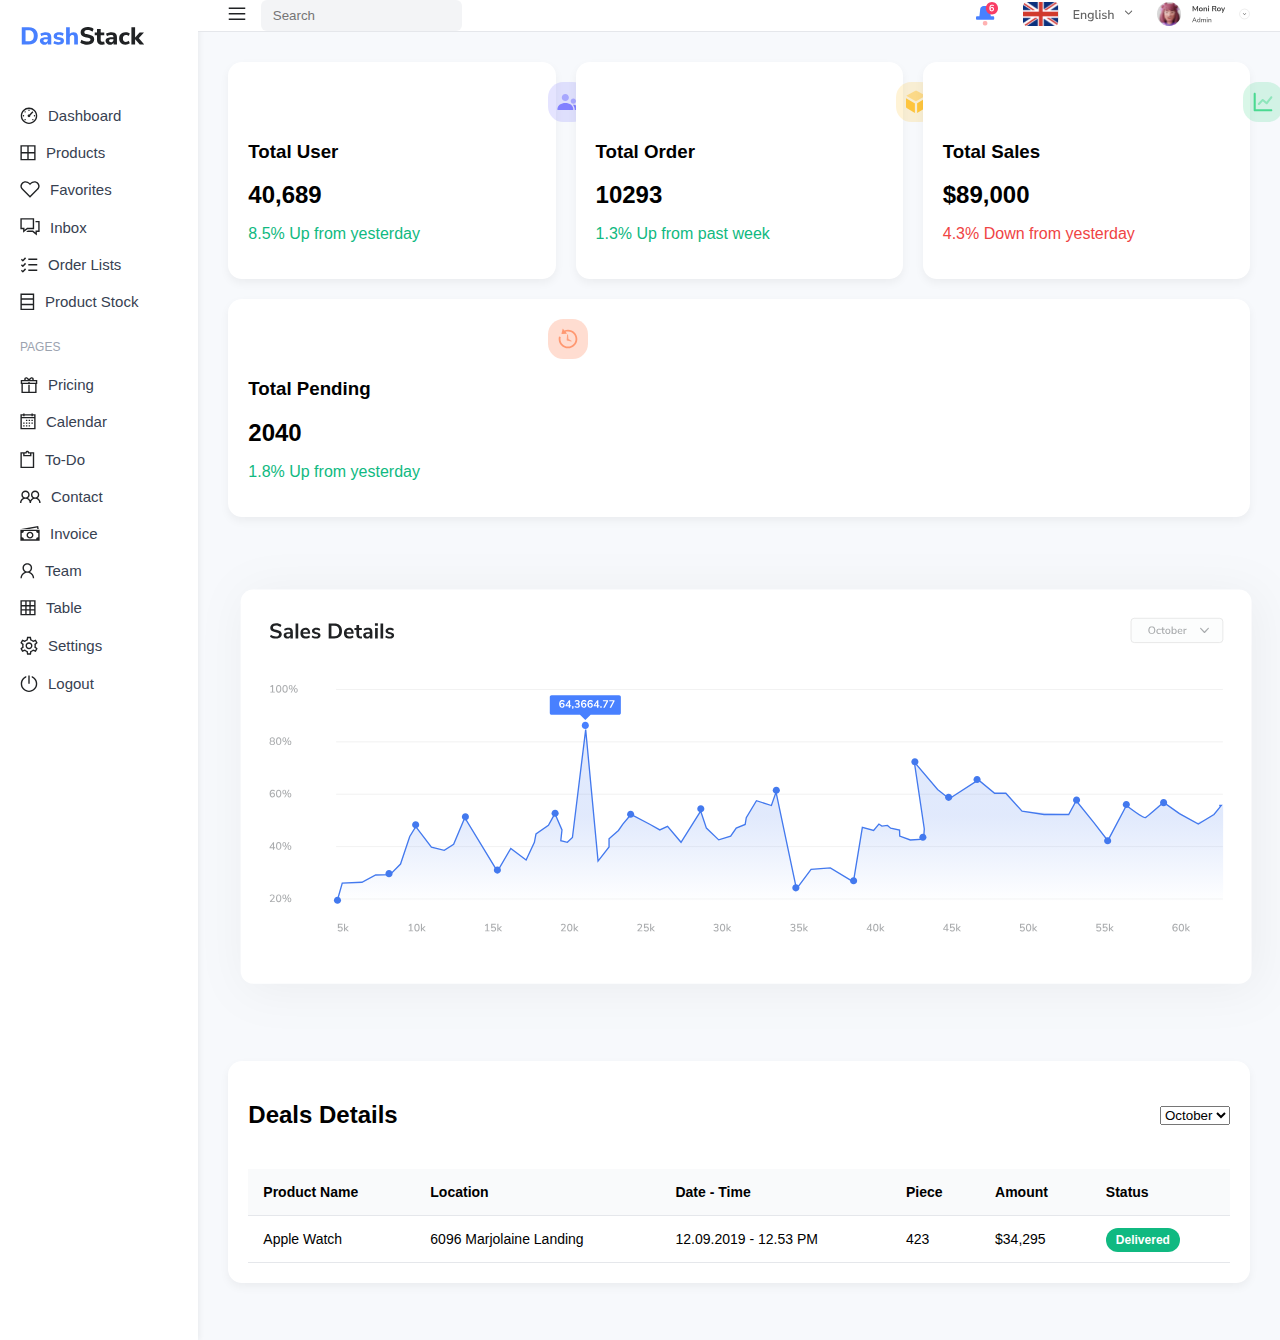
<file: index.html>
<!DOCTYPE html>
<html lang="es">

<head>
  <meta charset="UTF-8" />
  <meta name="viewport" content="width=device-width, initial-scale=1.0" />
  <title>DashStack</title>
  <link rel="stylesheet" href="index.css" />

</head>

<body>
  <div class="divbody">

    <div class="divcolumna">
      <a href="index.html"><img class="logo" src="img/logostack.svg" alt="logostack"></a>
      <nav class="apartados">
        <a href="paginas/dashboard.html"><img src="img/logodashboard2.svg" alt="Dashboard"> Dashboard</a>
        <a href="paginas/products.html"><img src="img/logoproducts.svg" alt="Products"> Products</a>
        <a href="paginas/favorites.html"><img src="img/logofavorites.svg" alt="Favorites"> Favorites</a>
        <a href="paginas/inbox.html"><img src="img/logoinbox.svg" alt="Inbox"> Inbox</a>
        <a href="paginas/orderlists.html"><img src="img/logoorderlists.svg" alt="Order Lists"> Order Lists</a>
        <a href="#"><img src="img/logoproductstck.svg" alt="Product Stock"> Product Stock</a>
        <p class="apartados2">PAGES</p>
        <a href="#"><img src="img/logopricing.svg" alt="Pricing"> Pricing</a>
        <a href="#"><img src="img/logocalendar.svg" alt="Calendar"> Calendar</a>
        <a href="#"><img src="img/logotodo.svg" alt="To-Do"> To-Do</a>
        <a href="#"><img src="img/logocontact.svg" alt="Contact"> Contact</a>
        <a href="#"><img src="img/logoinvoice.svg" alt="Invoice"> Invoice</a>
        <a href="#"><img src="img/logoteam.svg" alt="Team"> Team</a>
        <a href="#"><img src="img/logotable.svg" alt="Table"> Table</a>
        <a href="#"><img src="img/logosetting.svg" alt="Settings"> Settings</a>
        <a href="#"><img src="img/logologout.svg" alt="Logout"> Logout</a>
      </nav>
    </div>


    <div class="divmenu">

      <header class="barraarriba">
        <div class="buscador">
          <img src="img/tresrallitas.svg" alt="menu">
          <input type="text" placeholder="Search">
        </div>
        <div class="divusuario">
          <img src="img/notificaciones.svg" alt="Notifications">
          <img src="img/idioma.svg" alt="Language">
          <img src="img/usuario.svg" alt="User">
        </div>
      </header>


      <section class="divcontenido">
        <div class="tarjetas">
          <div class="tarjeta">
            <div class="iconotarjeta"><img src="img/iconototalusers.svg" alt=""></div>
            <h3>Total User</h3>
            <p class="numerotarjeta">40,689</p>
            <p class="verde"> 8.5% Up from yesterday</p>
          </div>
          <div class="tarjeta">
            <div class="iconotarjeta"><img src="img/iconototalorder.svg" alt="iconototalorder"></div>
            <h3>Total Order</h3>
            <p class="numerotarjeta">10293</p>
            <p class="verde"> 1.3% Up from past week</p>
          </div>
          <div class="tarjeta">
            <div class="iconotarjeta"><img src="img/iconototalsales.svg" alt="iconototalsales"></div>
            <h3>Total Sales</h3>
            <p class="numerotarjeta">$89,000</p>
            <p class="rojo"> 4.3% Down from yesterday</p>
          </div>
          <div class="tarjeta">
            <div class="iconotarjeta"><img src="img/iconototalpendong.svg" alt="iconototalpendong"></div>
            <h3>Total Pending</h3>
            <p class="numerotarjeta">2040</p>
            <p class="verde"> 1.8% Up from yesterday</p>
          </div>
        </div>

        <img class="imagengrafico1" src="img/grafico1.svg" alt="grafico1" />

        <div class="divtabla">
          <div class="encabezadotabla">
            <h2>Deals Details</h2>
            <select>
              <option>October</option>
            </select>
          </div>
          <table class="tabla">
            <thead>
              <tr>
                <th>Product Name</th>
                <th>Location</th>
                <th>Date - Time</th>
                <th>Piece</th>
                <th>Amount</th>
                <th>Status</th>
              </tr>
            </thead>
            <tbody>
              <tr>
                <td>Apple Watch</td>
                <td>6096 Marjolaine Landing</td>
                <td>12.09.2019 - 12.53 PM</td>
                <td>423</td>
                <td>$34,295</td>
                <td><span class="delivered">Delivered</span></td>
              </tr>
            </tbody>
          </table>
        </div>
      </section>
    </div>
  </div>
</body>

</html>
</file>
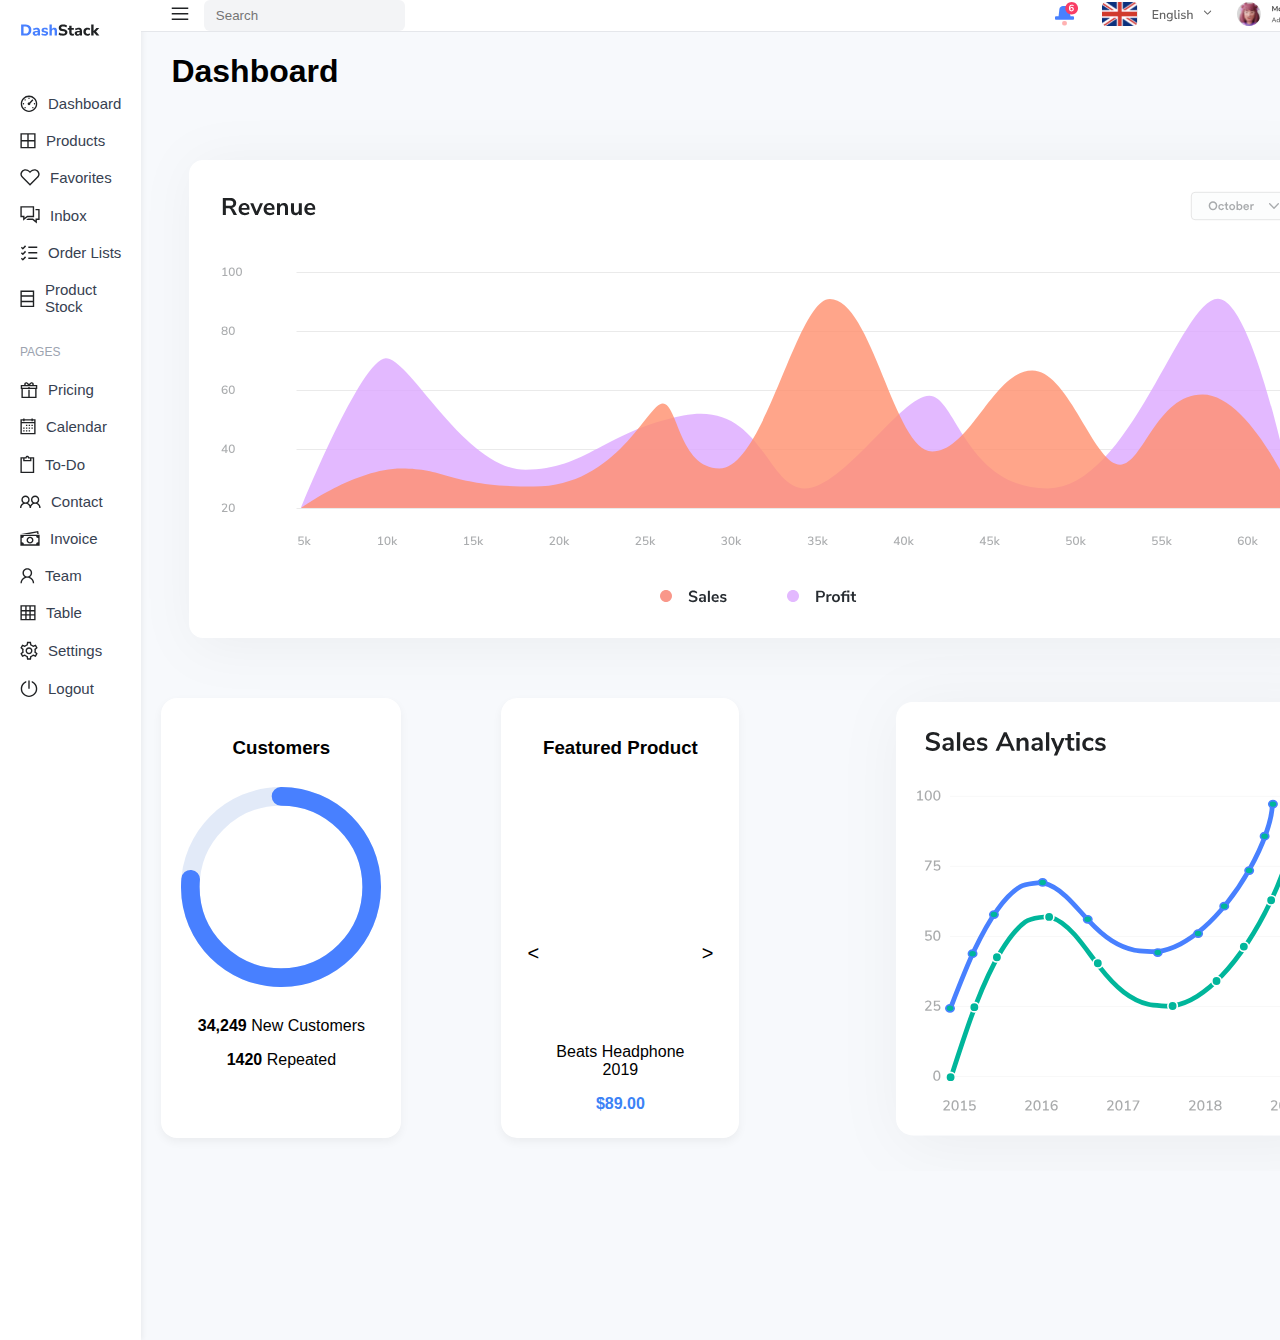
<file: paginas/dashboard.html>
<!DOCTYPE html>
<html lang="es">

<head>
    <meta charset="UTF-8">
    <meta name="viewport" content="width=device-width, initial-scale=1.0">
    <title>Dashboard</title>
    <link rel="stylesheet" href="../index.css">
</head>

<body>
    <div class="divbody">

        <div class="divcolumna">
            <a href="../index.html"><img class="logo" src="../img/logostack.svg" alt="logostack"></a>
            <nav class="apartados">
                <a href="dashboard.html"><img src="../img/logodashboard2.svg" alt="Dashboard"> Dashboard</a>
                <a href="products.html"><img src="../img/logoproducts.svg" alt="Products"> Products</a>
                <a href="favorites.html"><img src="../img/logofavorites.svg" alt="Favorites"> Favorites</a>
                <a href="inbox.html"><img src="../img/logoinbox.svg" alt="Inbox"> Inbox</a>
                <a href="orderlists.html"><img src="../img/logoorderlists.svg" alt="Order Lists"> Order Lists</a>
                <a href="#"><img src="../img/logoproductstck.svg" alt="Product Stock"> Product Stock</a>
                <p class="apartados2">PAGES</p>
                <a href="#"><img src="../img/logopricing.svg" alt="Pricing"> Pricing</a>
                <a href="#"><img src="../img/logocalendar.svg" alt="Calendar"> Calendar</a>
                <a href="#"><img src="../img/logotodo.svg" alt="To-Do"> To-Do</a>
                <a href="#"><img src="../img/logocontact.svg" alt="Contact"> Contact</a>
                <a href="#"><img src="../img/logoinvoice.svg" alt="Invoice"> Invoice</a>
                <a href="#"><img src="../img/logoteam.svg" alt="Team"> Team</a>
                <a href="#"><img src="../img/logotable.svg" alt="Table"> Table</a>
                <a href="#"><img src="../img/logosetting.svg" alt="Settings"> Settings</a>
                <a href="#"><img src="../img/logologout.svg" alt="Logout"> Logout</a>
            </nav>
        </div>


        <div class="divmenu">

            <header class="barraarriba">
                <div class="buscador">
                    <img src="../img/tresrallitas.svg" alt="menu">
                    <input type="text" placeholder="Search">
                </div>
                <div class="divusuario">
                    <img src="../img/notificaciones.svg" alt="Notifications">
                    <img src="../img/idioma.svg" alt="Language">
                    <img src="../img/usuario.svg" alt="User">
                </div>
            </header>

            <h1 class="titulo">Dashboard</h1>
            <img class="grafico1" src="../img/grafico2.svg" alt="grafico2">

            <div class="tarjetasdashboard">
                <div class="tarjetadashboard">
                    <h3>Customers</h3>
                    <img src="../img/graficocustumers.svg" alt="graficocostumers" class="graficoscostumers">
                    <div class="infotarjetacdashboard">
                        <p><strong>34,249</strong> New Customers</p>
                        <p><strong>1420</strong> Repeated</p>
                    </div>
                </div>

                <div class="tarjetadashboard">
                    <h3>Featured Product</h3>
                    <div class="tarjetadashboard2">
                        <button> < </button>
                        <div class="infotarjetadashboard2">
                            <p>Beats Headphone 2019</p>
                            <p class="preciodashboard">$89.00</p>
                        </div>
                        <button> > </button>
                    </div>
                </div>

                
                <img src="../img/graficosalesanalytics.svg" alt="graficosales" class="graficosales">
                
            </div>
        </div>




    </div>

</body>

</html>
</file>
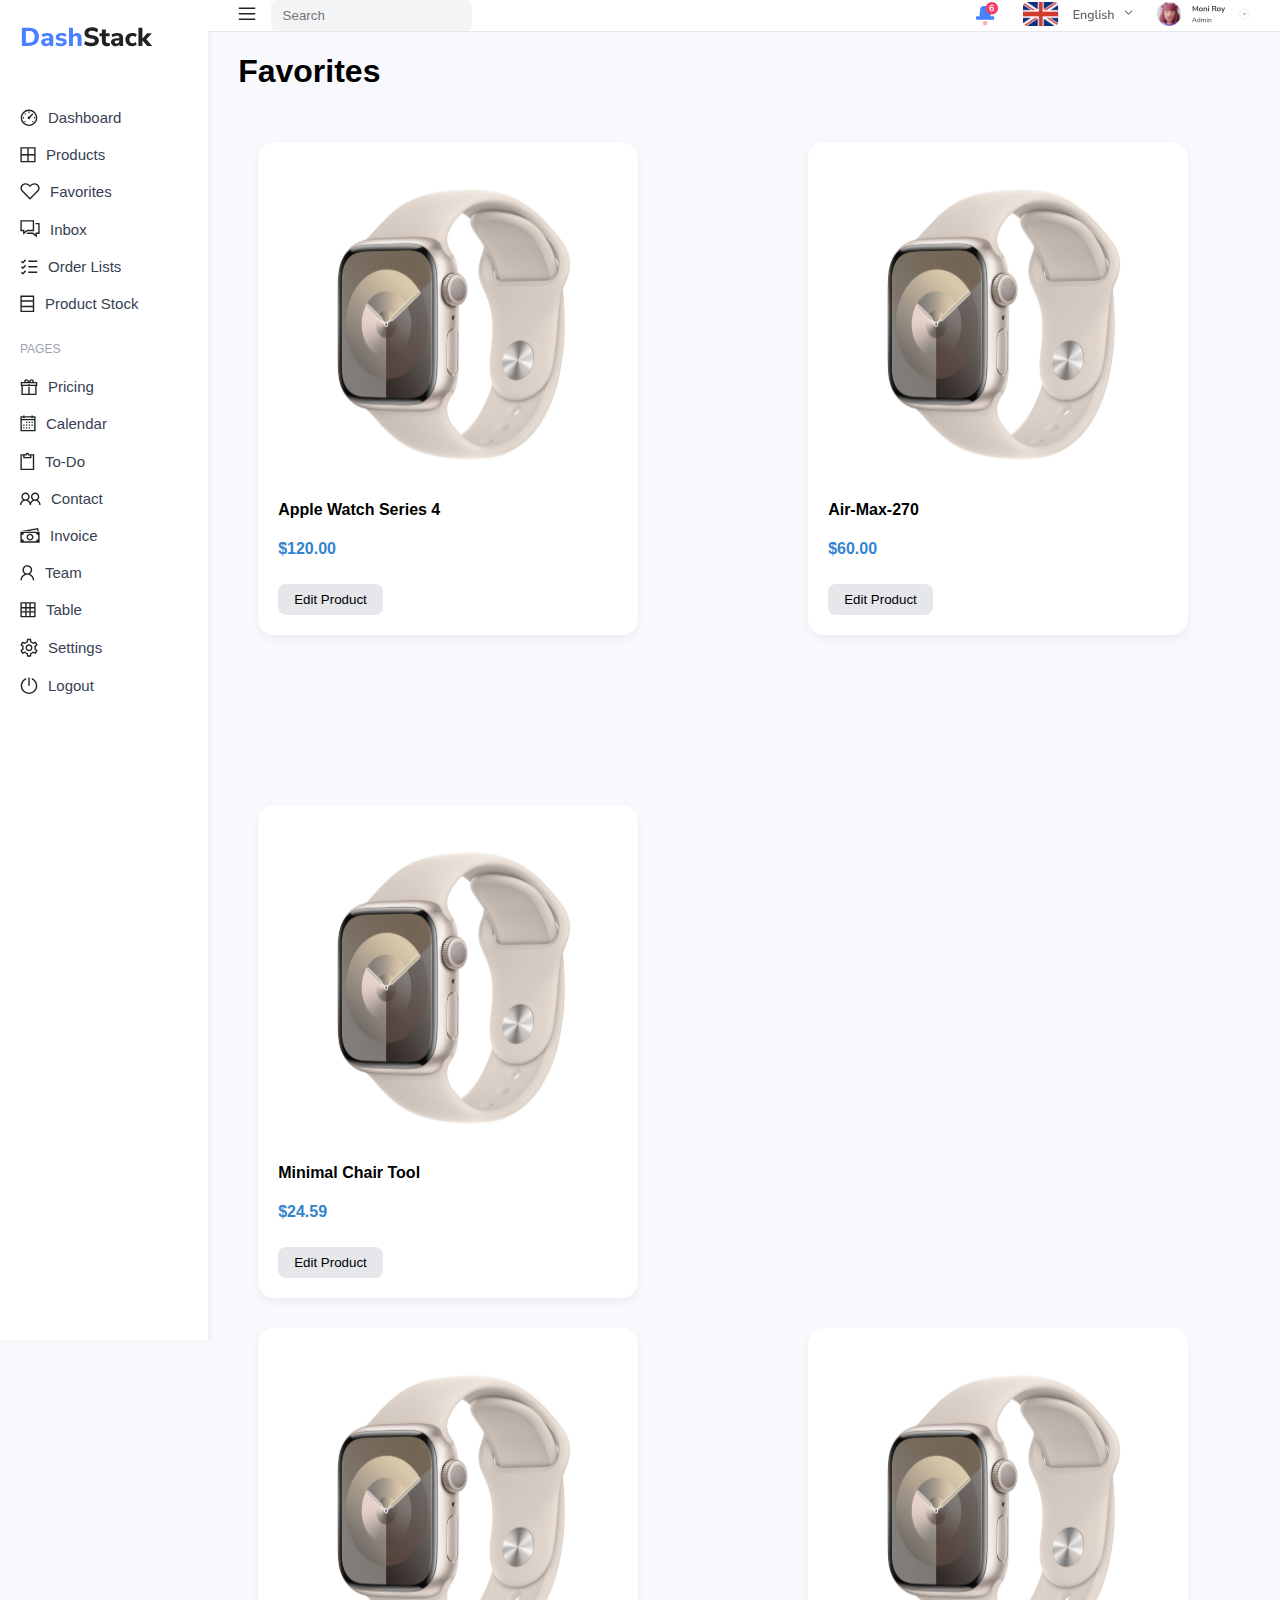
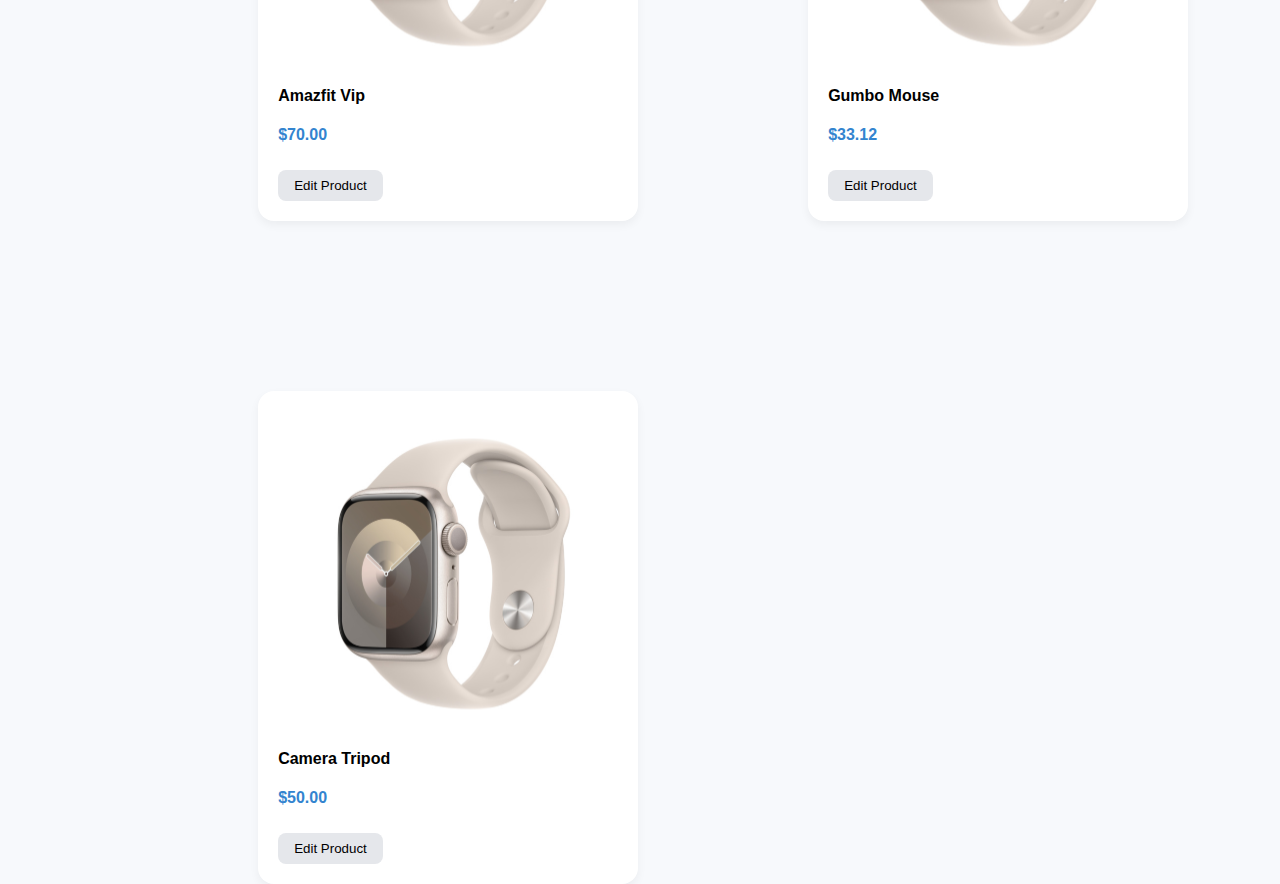
<file: paginas/favorites.html>
<!DOCTYPE html>
<html lang="es">
<head>
    <meta charset="UTF-8">
    <meta name="viewport" content="width=device-width, initial-scale=1.0">
    <title>Favorites</title>
    <link rel="stylesheet" href="../index.css">
</head>
<body>
    <div class="divbody">

        <div class="divcolumna">
            <a href="../index.html"><img class="logo" src="../img/logostack.svg" alt="logostack"></a>
            <nav class="apartados">
                <a href="dashboard.html"><img src="../img/logodashboard2.svg" alt="Dashboard"> Dashboard</a>
                <a href="products.html"><img src="../img/logoproducts.svg" alt="Products"> Products</a>
                <a href="favorites.html"><img src="../img/logofavorites.svg" alt="Favorites"> Favorites</a>
                <a href="inbox.html"><img src="../img/logoinbox.svg" alt="Inbox"> Inbox</a>
                <a href="orderlists.html"><img src="../img/logoorderlists.svg" alt="Order Lists"> Order Lists</a>
                <a href="#"><img src="../img/logoproductstck.svg" alt="Product Stock"> Product Stock</a>
                <p class="apartados2">PAGES</p>
                <a href="#"><img src="../img/logopricing.svg" alt="Pricing"> Pricing</a>
                <a href="#"><img src="../img/logocalendar.svg" alt="Calendar"> Calendar</a>
                <a href="#"><img src="../img/logotodo.svg" alt="To-Do"> To-Do</a>
                <a href="#"><img src="../img/logocontact.svg" alt="Contact"> Contact</a>
                <a href="#"><img src="../img/logoinvoice.svg" alt="Invoice"> Invoice</a>
                <a href="#"><img src="../img/logoteam.svg" alt="Team"> Team</a>
                <a href="#"><img src="../img/logotable.svg" alt="Table"> Table</a>
                <a href="#"><img src="../img/logosetting.svg" alt="Settings"> Settings</a>
                <a href="#"><img src="../img/logologout.svg" alt="Logout"> Logout</a>
            </nav>
        </div>


        <div class="divmenu">

            <header class="barraarriba">
                <div class="buscador">
                    <img src="../img/tresrallitas.svg" alt="menu">
                    <input type="text" placeholder="Search">
                </div>
                <div class="divusuario">
                    <img src="../img/notificaciones.svg" alt="Notifications">
                    <img src="../img/idioma.svg" alt="Language">
                    <img src="../img/usuario.svg" alt="User">
                </div>
            </header>
            <h1 class="titulo">Favorites</h1>
            <div class="productos">
                <div class="tarjetaproducts">
                    <img src="../img/favorites.svg" alt="product">
                    <h4>Apple Watch Series 4 </h4>
                    <p class="precioproducts">$120.00</p>
                    <button class="botonproducts">Edit Product</button>
                </div>
                <div class="tarjetaproducts">
                    <img src="../img/favorites.svg" alt="product">
                    <h4>Air-Max-270</h4>
                    <p class="precioproducts">$60.00</p>
                    <button class="botonproducts">Edit Product</button>
                </div>
                <div class="tarjetaproducts">
                    <img src="../img/favorites.svg" alt="product">
                    <h4>Minimal Chair Tool</h4>
                    <p class="precioproducts">$24.59</p>
                    <button class="botonproducts">Edit Product</button>
                </div>
            </div>
            <div class="productos">
                <div class="tarjetaproducts">
                    <img src="../img/favorites.svg" alt="product">
                    <h4>Amazfit Vip</h4>
                    <p class="precioproducts">$70.00</p>
                    <button class="botonproducts">Edit Product</button>
                </div>
                <div class="tarjetaproducts">
                    <img src="../img/favorites.svg" alt="product">
                    <h4>Gumbo Mouse</h4>
                    <p class="precioproducts">$33.12</p>
                    <button class="botonproducts">Edit Product</button>
                </div>
                <div class="tarjetaproducts">
                    <img src="../img/favorites.svg" alt="product">
                    <h4>Camera Tripod</h4>
                    <p class="precioproducts">$50.00</p>
                    <button class="botonproducts">Edit Product</button>
                </div>
            </div>
        
        </div>

            



        </div>
</body>
</html>
</file>
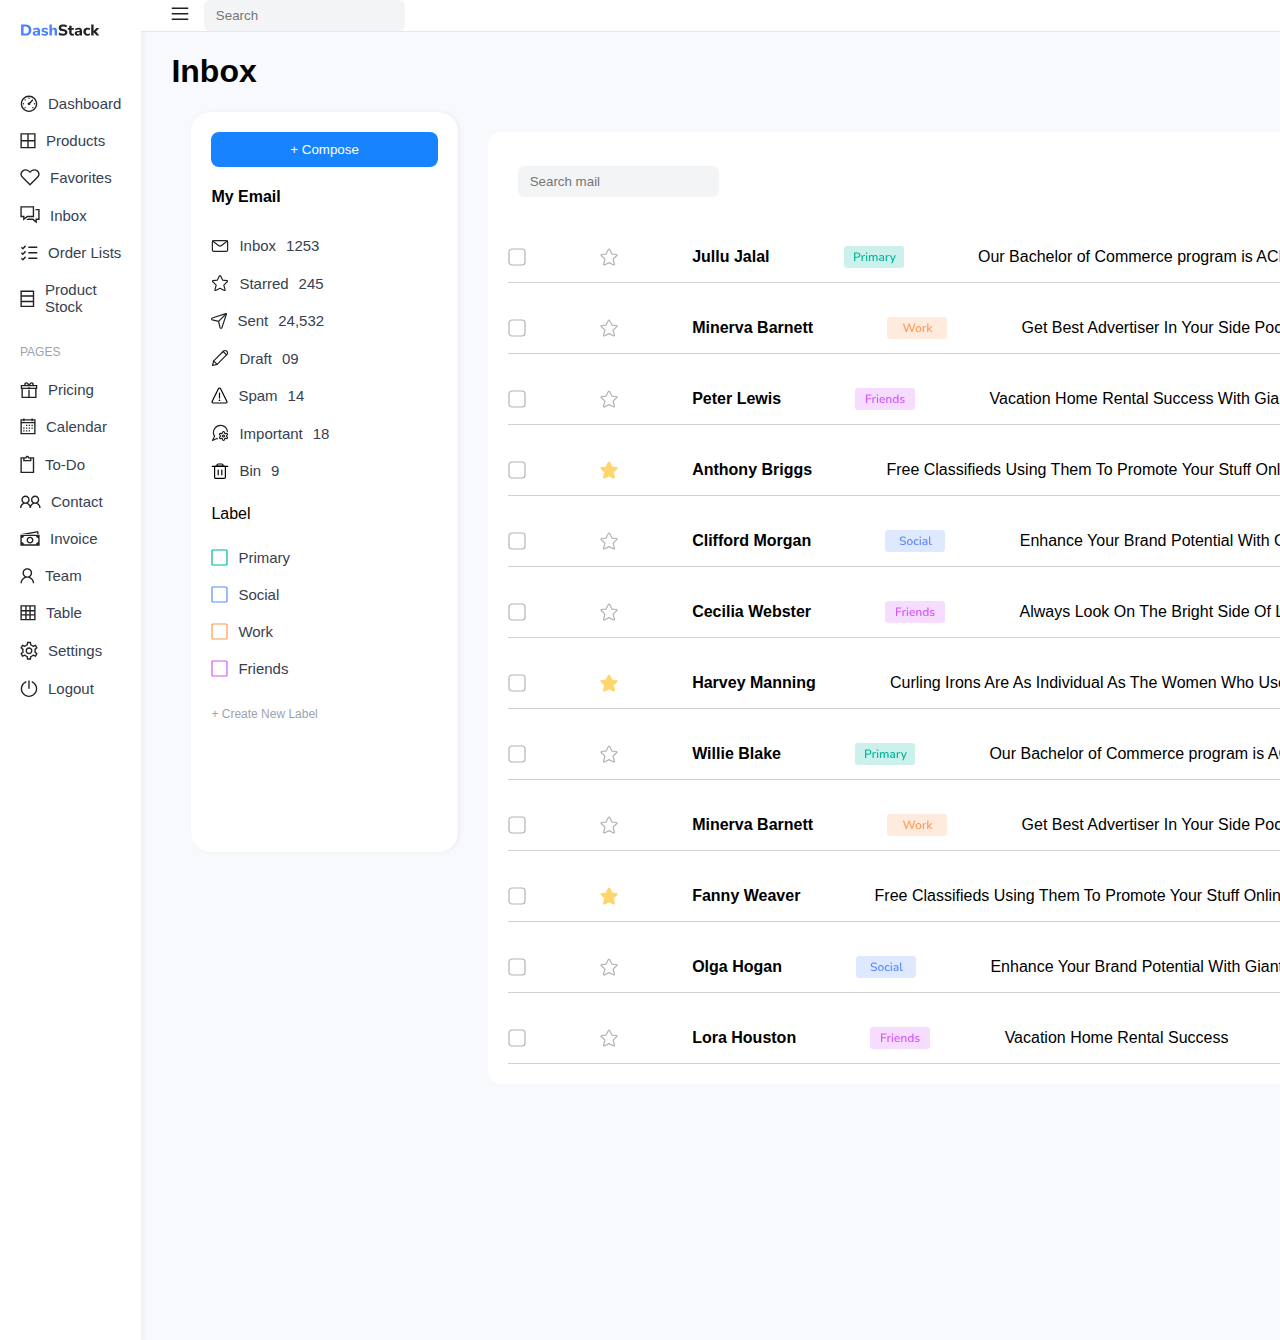
<file: paginas/inbox.html>
<!DOCTYPE html>
<html lang="es">

<head>
    <meta charset="UTF-8">
    <meta name="viewport" content="width=device-width, initial-scale=1.0">
    <title>Inbox</title>
    <link rel="stylesheet" href="../index.css">
</head>

<body>
    <div class="divbody">

        <div class="divcolumna">
            <a href="../index.html"><img class="logo" src="../img/logostack.svg" alt="logostack"></a>
            <nav class="apartados">
                <a href="dashboard.html"><img src="../img/logodashboard2.svg" alt="Dashboard"> Dashboard</a>
                <a href="products.html"><img src="../img/logoproducts.svg" alt="Products"> Products</a>
                <a href="favorites.html"><img src="../img/logofavorites.svg" alt="Favorites"> Favorites</a>
                <a href="inbox.html"><img src="../img/logoinbox.svg" alt="Inbox"> Inbox</a>
                <a href="orderlists.html"><img src="../img/logoorderlists.svg" alt="Order Lists"> Order Lists</a>
                <a href="#"><img src="../img/logoproductstck.svg" alt="Product Stock"> Product Stock</a>
                <p class="apartados2">PAGES</p>
                <a href="#"><img src="../img/logopricing.svg" alt="Pricing"> Pricing</a>
                <a href="#"><img src="../img/logocalendar.svg" alt="Calendar"> Calendar</a>
                <a href="#"><img src="../img/logotodo.svg" alt="To-Do"> To-Do</a>
                <a href="#"><img src="../img/logocontact.svg" alt="Contact"> Contact</a>
                <a href="#"><img src="../img/logoinvoice.svg" alt="Invoice"> Invoice</a>
                <a href="#"><img src="../img/logoteam.svg" alt="Team"> Team</a>
                <a href="#"><img src="../img/logotable.svg" alt="Table"> Table</a>
                <a href="#"><img src="../img/logosetting.svg" alt="Settings"> Settings</a>
                <a href="#"><img src="../img/logologout.svg" alt="Logout"> Logout</a>
            </nav>
        </div>


        <div class="divmenu">

            <header class="barraarriba">
                <div class="buscador">
                    <img src="../img/tresrallitas.svg" alt="menu">
                    <input type="text" placeholder="Search">
                </div>
                <div class="divusuario">
                    <img src="../img/notificaciones.svg" alt="Notifications">
                    <img src="../img/idioma.svg" alt="Language">
                    <img src="../img/usuario.svg" alt="User">
                </div>
            </header>
            <h1 class="titulo">Inbox</h1>
            <div class="contenidoinbox">
                <div class="divcolumnainbox">
                    <button>+ Compose</button>
                    <h4>My Email</h4>
                    <nav class="apartadosinbox">
                        <a href="inbox.html"><img src="../img/logoinbox2.svg" alt="Inbox"> Inbox <span>1253</span></a>
                        <a href="starred.html"><img src="../img/logostarred.svg" alt="starred"> Starred
                            <span>245</span></a>
                        <a href="#"><img src="../img/logosent.svg" alt="sent"> Sent <span>24,532</span></a>
                        <a href="#"><img src="../img/logodraft.svg" alt="draft"> Draft <span>09</span></a>
                        <a href="#"><img src="../img/logospam.svg" alt="spam"> Spam <span>14</span></a>
                        <a href="#"><img src="../img/logoimportant.svg" alt="important"> Important <span>18</span></a>
                        <a href="#"><img src="../img/logobin.svg" alt="bin"> Bin <span>9</span></a>
                        <p>Label</p>
                        <a href="#"><img src="../img/logoprimary.svg" alt="Primary"> Primary</a>
                        <a href="#"><img src="../img/logosocial.svg" alt="Social"> Social</a>
                        <a href="#"><img src="../img/logowork.svg" alt="Work"> Work</a>
                        <a href="#"><img src="../img/logofriends.svg" alt="Friends"> Friends</a>
                        <p class="apartados2">+ Create New Label</p>
                    </nav>
                </div>
                <div class="tablaemail">
                    <div class="buscador2">
                        <input type="text" placeholder="Search mail">
                        <div class="opcionesinbox">
                            <img src="../img/logobandeja.svg" alt="bandeja">
                            <img src="../img/logoinformacion.svg" alt="info">
                            <img src="../img/logobasura.svg" alt="basura">
                        </div>
                    </div>
                    <div class="divemail">
                        <img id="casilla" src="../img/casillaemail.svg" alt="">
                        <img class="estrella" src="../img/estrellavacia.svg" alt="">
                        <p><strong>Jullu Jalal</strong></p>
                        <img class="tipoemail" src="../img/primary.svg" alt="">
                        <p>Our Bachelor of Commerce program is ACBSP-accredited.</p>


                    </div>
                    <div class="divemail">
                        <img class="casilla" src="../img/casillaemail.svg" alt="">
                        <img class="estrella" src="../img/estrellavacia.svg" alt="">
                        <p><strong>Minerva Barnett</strong></p>
                        <img class="tipoemail" src="../img/Work.svg" alt="">
                        <p>Get Best Advertiser In Your Side Pocket To Promote</p>


                    </div>
                    <div class="divemail">
                        <img class="casilla" src="../img/casillaemail.svg" alt="">
                        <img class="estrella" src="../img/estrellavacia.svg" alt="">
                        <p><strong>Peter Lewis</strong></p>
                        <img class="tipoemail" src="../img/Friends.svg" alt="">
                        <p>Vacation Home Rental Success With Giant Advertising.</p>


                    </div>
                    <div class="divemail">
                        <img class="casilla" src="../img/casillaemail.svg" alt="">
                        <img class="estrella" src="../img/estrellamarcada.svg" alt="">
                        <p><strong>Anthony Briggs</strong></p>
                        <p>Free Classifieds Using Them To Promote Your Stuff Online</p>


                    </div>
                    <div class="divemail">
                        <img class="casilla" src="../img/casillaemail.svg" alt="">
                        <img class="estrella" src="../img/estrellavacia.svg" alt="">
                        <p><strong>Clifford Morgan</strong></p>
                        <img class="tipoemail" src="../img/Social.svg" alt="">
                        <p>Enhance Your Brand Potential With Giant Advertising Blimps</p>


                    </div>
                    <div class="divemail">
                        <img class="casilla" src="../img/casillaemail.svg" alt="">
                        <img class="estrella" src="../img/estrellavacia.svg" alt="">
                        <p><strong>Cecilia Webster</strong></p>
                        <img class="tipoemail" src="../img/Friends.svg" alt="">
                        <p>Always Look On The Bright Side Of Life</p>


                    </div>
                    <div class="divemail">
                        <img class="casilla" src="../img/casillaemail.svg" alt="">
                        <img class="estrella" src="../img/estrellamarcada.svg" alt="">
                        <p><strong>Harvey Manning</strong></p>
                        <p>Curling Irons Are As Individual As The Women Who Use Them</p>


                    </div>
                    <div class="divemail">
                        <img class="casilla" src="../img/casillaemail.svg" alt="">
                        <img class="estrella" src="../img/estrellavacia.svg" alt="">
                        <p><strong>Willie Blake</strong></p>
                        <img class="tipoemail" src="../img/primary.svg" alt="">
                        <p>Our Bachelor of Commerce program is ACBSP-accredited.</p>


                    </div>
                    <div class="divemail">
                        <img class="casilla" src="../img/casillaemail.svg" alt="">
                        <img class="estrella" src="../img/estrellavacia.svg" alt="">
                        <p><strong>Minerva Barnett</strong></p>
                        <img class="tipoemail" src="../img/Work.svg" alt="">
                        <p>Get Best Advertiser In Your Side Pocket</p>


                    </div>
                    <div class="divemail">
                        <img class="casilla" src="../img/casillaemail.svg" alt="">
                        <img class="estrella" src="../img/estrellamarcada.svg" alt="">
                        <p><strong>Fanny Weaver</strong></p>
                        <p>Free Classifieds Using Them To Promote Your Stuff Online</p>


                    </div>
                    <div class="divemail">
                        <img class="casilla" src="../img/casillaemail.svg" alt="">
                        <img class="estrella" src="../img/estrellavacia.svg" alt="">
                        <p><strong>Olga Hogan</strong></p>
                        <img class="tipoemail" src="../img/Social.svg" alt="">
                        <p>Enhance Your Brand Potential With Giant Advertising Blimps</p>


                    </div>
                    <div class="divemail">
                        <img class="casilla" src="../img/casillaemail.svg" alt="">
                        <img class="estrella" src="../img/estrellavacia.svg" alt="">
                        <p><strong>Lora Houston</strong></p>
                        <img class="tipoemail" src="../img/Friends.svg" alt="">
                        <p>Vacation Home Rental Success</p>


                    </div>
                </div>
            </div>











        </div>
    </div>
    <script src="../index.js"></script>
</body>

</html>
</file>
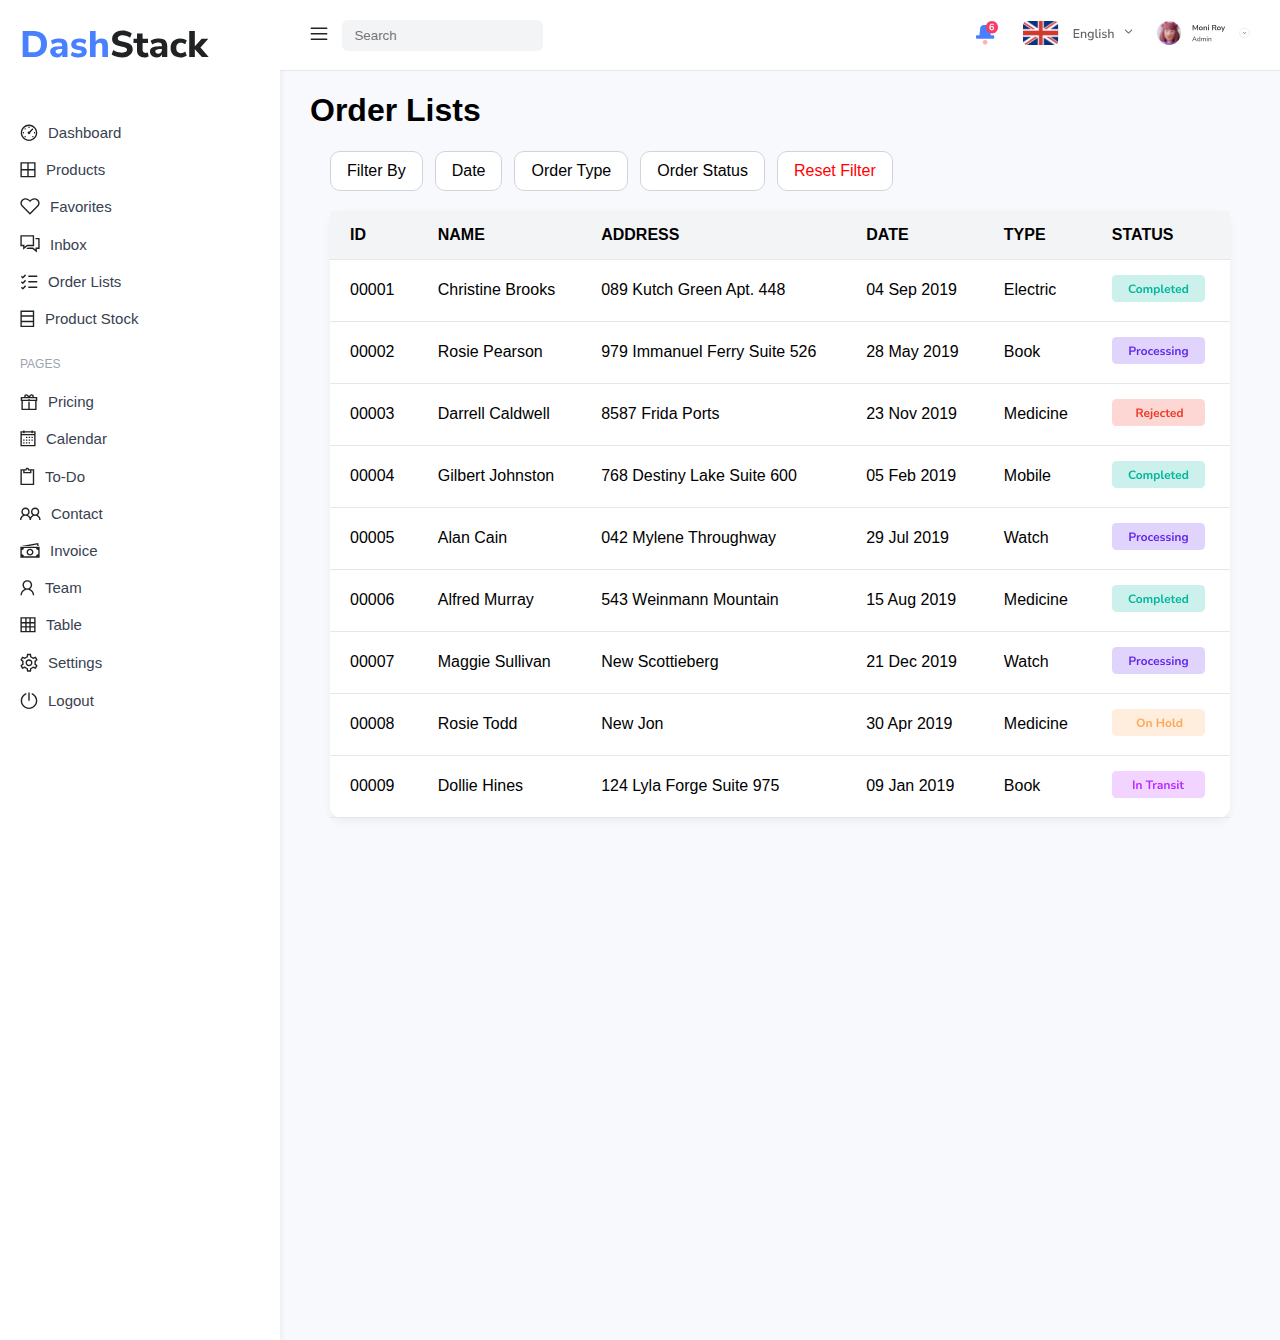
<file: paginas/orderlists.html>
<!DOCTYPE html>
<html lang="es">

<head>
    <meta charset="UTF-8">
    <meta name="viewport" content="width=device-width, initial-scale=1.0">
    <title>Favorites</title>
    <link rel="stylesheet" href="../index.css">
</head>

<body>
    <div class="divbody">

        <div class="divcolumna">
            <a href="../index.html"><img class="logo" src="../img/logostack.svg" alt="logostack"></a>
            <nav class="apartados">
                <a href="dashboard.html"><img src="../img/logodashboard2.svg" alt="Dashboard"> Dashboard</a>
                <a href="products.html"><img src="../img/logoproducts.svg" alt="Products"> Products</a>
                <a href="favorites.html"><img src="../img/logofavorites.svg" alt="Favorites"> Favorites</a>
                <a href="inbox.html"><img src="../img/logoinbox.svg" alt="Inbox"> Inbox</a>
                <a href="orderlists.html"><img src="../img/logoorderlists.svg" alt="Order Lists"> Order Lists</a>
                <a href="#"><img src="../img/logoproductstck.svg" alt="Product Stock"> Product Stock</a>
                <p class="apartados2">PAGES</p>
                <a href="#"><img src="../img/logopricing.svg" alt="Pricing"> Pricing</a>
                <a href="#"><img src="../img/logocalendar.svg" alt="Calendar"> Calendar</a>
                <a href="#"><img src="../img/logotodo.svg" alt="To-Do"> To-Do</a>
                <a href="#"><img src="../img/logocontact.svg" alt="Contact"> Contact</a>
                <a href="#"><img src="../img/logoinvoice.svg" alt="Invoice"> Invoice</a>
                <a href="#"><img src="../img/logoteam.svg" alt="Team"> Team</a>
                <a href="#"><img src="../img/logotable.svg" alt="Table"> Table</a>
                <a href="#"><img src="../img/logosetting.svg" alt="Settings"> Settings</a>
                <a href="#"><img src="../img/logologout.svg" alt="Logout"> Logout</a>
            </nav>
        </div>


        <div class="divmenu">

            <header class="barraarriba">
                <div class="buscador">
                    <img src="../img/tresrallitas.svg" alt="menu">
                    <input type="text" placeholder="Search">
                </div>
                <div class="divusuario">
                    <img src="../img/notificaciones.svg" alt="Notifications">
                    <img src="../img/idioma.svg" alt="Language">
                    <img src="../img/usuario.svg" alt="User">
                </div>
            </header>

            <h1 class="titulo">Order Lists</h1>
            <div class="contenidoorder">
                <div class="menufiltros">
                    <div class="filtro">Filter By</div>
                    <div class="filtro">Date</div>
                    <div class="filtro">Order Type</div>
                    <div class="filtro">Order Status</div>
                    <div class="filtroreset"> Reset Filter</div>
                </div>
                <table class="tablaorder">
                    <thead>
                        <tr>
                            <th>ID</th>
                            <th>NAME</th>
                            <th>ADDRESS</th>
                            <th>DATE</th>
                            <th>TYPE</th>
                            <th>STATUS</th>
                        </tr>
                    </thead>
                    <tbody>
                        <tr>
                            <td>00001</td>
                            <td>Christine Brooks</td>
                            <td>089 Kutch Green Apt. 448</td>
                            <td>04 Sep 2019</td>
                            <td>Electric</td>
                            <td><img src="../img/estadocompletado.svg" alt="Completado"/></td>
                        </tr>
                        <tr>
                            <td>00002</td>
                            <td>Rosie Pearson</td>
                            <td>979 Immanuel Ferry Suite 526</td>
                            <td>28 May 2019</td>
                            <td>Book</td>
                            <td><img src="../img/estadoprocesando.svg" alt="Processando" /></td>
                        </tr>
                        <tr>
                            <td>00003</td>
                            <td>Darrell Caldwell</td>
                            <td>8587 Frida Ports</td>
                            <td>23 Nov 2019</td>
                            <td>Medicine</td>
                            <td><img src="../img/estadorejected.svg" alt="rejected"/></td>
                        </tr>
                        <tr>
                            <td>00004</td>
                            <td>Gilbert Johnston</td>
                            <td>768 Destiny Lake Suite 600</td>
                            <td>05 Feb 2019</td>
                            <td>Mobile</td>
                            <td><img src="../img/estadocompletado.svg" alt="Completado"/></td>
                        </tr>
                        <tr>
                            <td>00005</td>
                            <td>Alan Cain</td>
                            <td>042 Mylene Throughway</td>
                            <td>29 Jul 2019</td>
                            <td>Watch</td>
                            <td><img src="../img/estadoprocesando.svg" alt="Processando"/></td>
                        </tr>
                        <tr>
                            <td>00006</td>
                            <td>Alfred Murray</td>
                            <td>543 Weinmann Mountain</td>
                            <td>15 Aug 2019</td>
                            <td>Medicine</td>
                            <td><img src="../img/estadocompletado.svg" alt="Completado" /></td>
                        </tr>
                        <tr>
                            <td>00007</td>
                            <td>Maggie Sullivan</td>
                            <td>New Scottieberg</td>
                            <td>21 Dec 2019</td>
                            <td>Watch</td>
                            <td><img src="../img/estadoprocesando.svg" alt="Processando"/></td>
                        </tr>
                        <tr>
                            <td>00008</td>
                            <td>Rosie Todd</td>
                            <td>New Jon</td>
                            <td>30 Apr 2019</td>
                            <td>Medicine</td>
                            <td><img src="../img/estadohold.svg" alt="onhold"/></td>
                        </tr>
                        <tr>
                            <td>00009</td>
                            <td>Dollie Hines</td>
                            <td>124 Lyla Forge Suite 975</td>
                            <td>09 Jan 2019</td>
                            <td>Book</td>
                            <td><img src="../img/estadotransit.svg" alt="transit"/></td>
                        </tr>
                    </tbody>
                </table>
            </div>






        </div>





    </div>
</body>

</html>
</file>
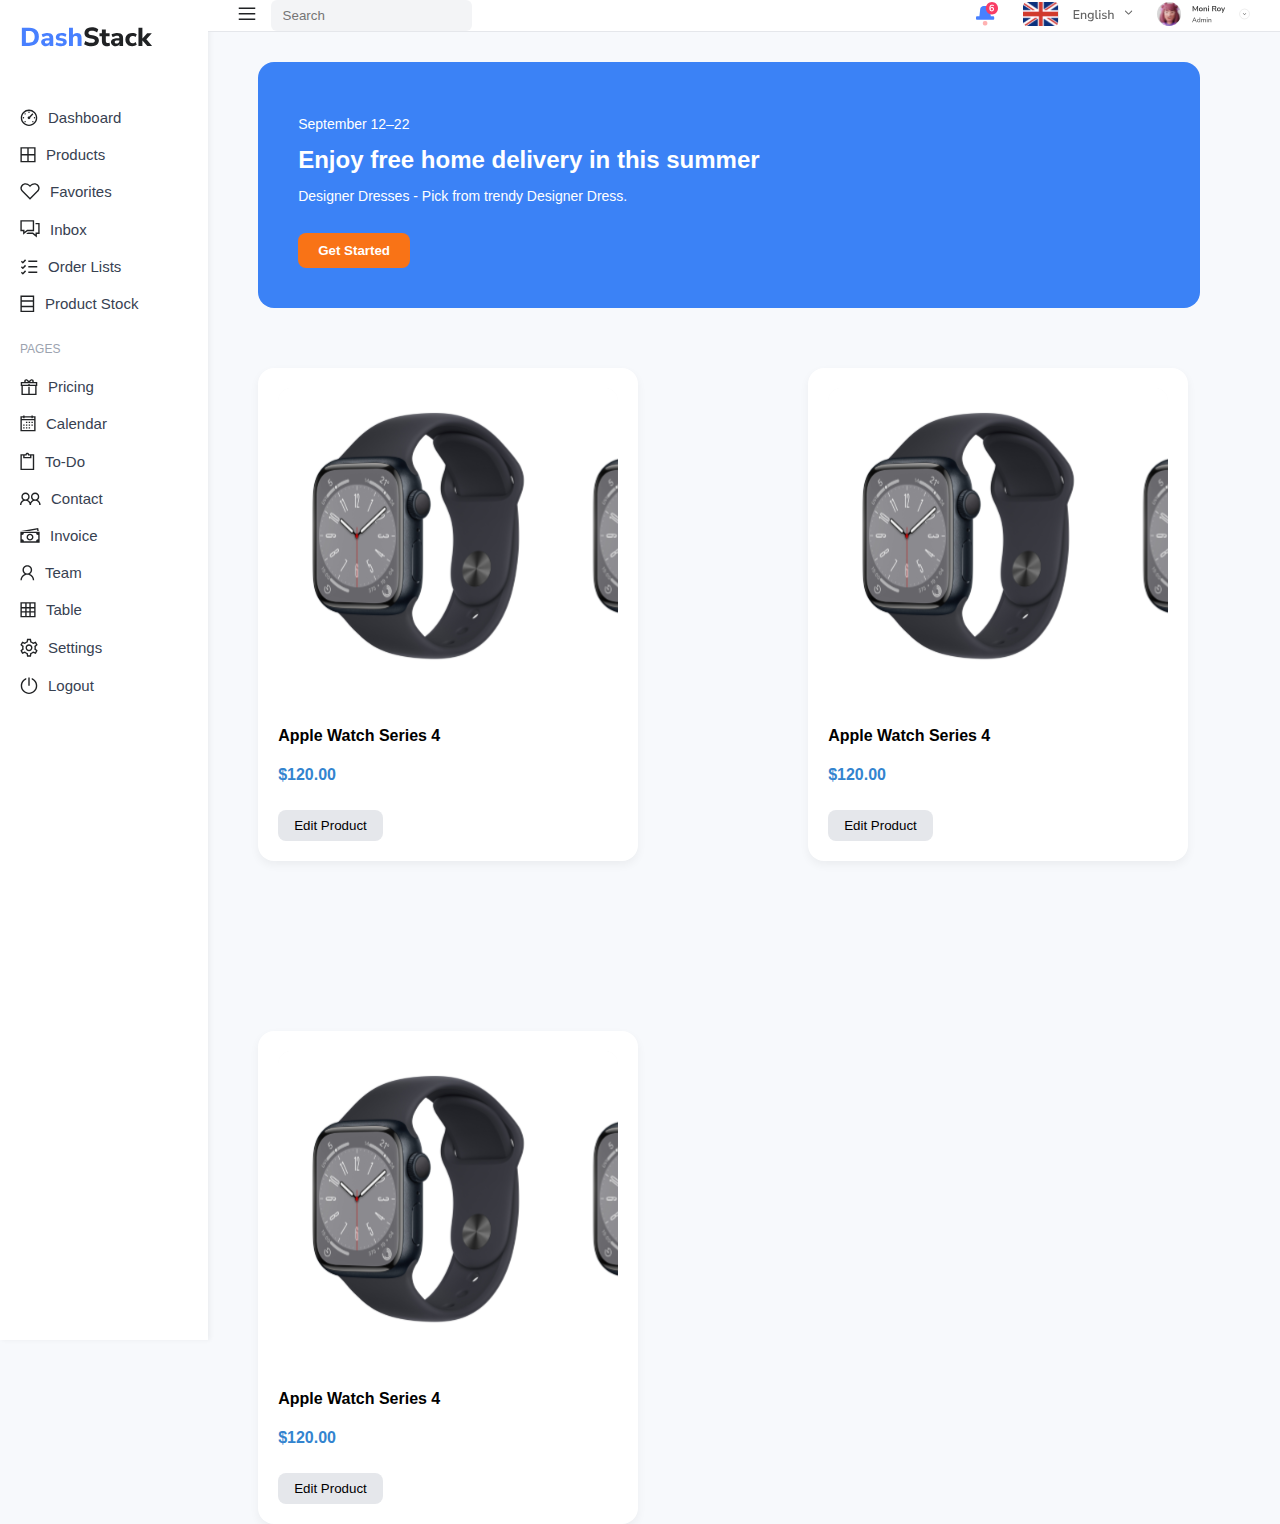
<file: paginas/products.html>
<!DOCTYPE html>
<html lang="es">

<head>
    <meta charset="UTF-8">
    <meta name="viewport" content="width=device-width, initial-scale=1.0">
    <title>Products</title>
    <link rel="stylesheet" href="../index.css">
</head>

<body>
    <div class="divbody">

        <div class="divcolumna">
            <a href="../index.html"><img class="logo" src="../img/logostack.svg" alt="logostack"></a>
            <nav class="apartados">
                <a href="dashboard.html"><img src="../img/logodashboard2.svg" alt="Dashboard"> Dashboard</a>
                <a href="products.html"><img src="../img/logoproducts.svg" alt="Products"> Products</a>
                <a href="favorites.html"><img src="../img/logofavorites.svg" alt="Favorites"> Favorites</a>
                <a href="inbox.html"><img src="../img/logoinbox.svg" alt="Inbox"> Inbox</a>
                <a href="orderlists.html"><img src="../img/logoorderlists.svg" alt="Order Lists"> Order Lists</a>
                <a href="#"><img src="../img/logoproductstck.svg" alt="Product Stock"> Product Stock</a>
                <p class="apartados2">PAGES</p>
                <a href="#"><img src="../img/logopricing.svg" alt="Pricing"> Pricing</a>
                <a href="#"><img src="../img/logocalendar.svg" alt="Calendar"> Calendar</a>
                <a href="#"><img src="../img/logotodo.svg" alt="To-Do"> To-Do</a>
                <a href="#"><img src="../img/logocontact.svg" alt="Contact"> Contact</a>
                <a href="#"><img src="../img/logoinvoice.svg" alt="Invoice"> Invoice</a>
                <a href="#"><img src="../img/logoteam.svg" alt="Team"> Team</a>
                <a href="#"><img src="../img/logotable.svg" alt="Table"> Table</a>
                <a href="#"><img src="../img/logosetting.svg" alt="Settings"> Settings</a>
                <a href="#"><img src="../img/logologout.svg" alt="Logout"> Logout</a>
            </nav>
        </div>


        <div class="divmenu">

            <header class="barraarriba">
                <div class="buscador">
                    <img src="../img/tresrallitas.svg" alt="menu">
                    <input type="text" placeholder="Search">
                </div>
                <div class="divusuario">
                    <img src="../img/notificaciones.svg" alt="Notifications">
                    <img src="../img/idioma.svg" alt="Language">
                    <img src="../img/usuario.svg" alt="User">
                </div>
            </header>
            <div class="bannerproducts">
                
                <div class="contenidobanner">
                    <p class="fechaproducts">September 12–22</p>
                    <h2>Enjoy free home delivery in this summer</h2>
                    <p>Designer Dresses - Pick from trendy Designer Dress.</p>
                    <button class="botonbannerproducts">Get Started</button>
                </div>
                
            </div>

            
            <div class="productos">
                <div class="tarjetaproducts">
                    <img src="../img/product.svg" alt="product">
                    <h4>Apple Watch Series 4</h4>
                    <p class="precioproducts">$120.00</p>
                    <button class="botonproducts">Edit Product</button>
                </div>
                <div class="tarjetaproducts">
                    <img src="../img/product.svg" alt="product">
                    <h4>Apple Watch Series 4</h4>
                    <p class="precioproducts">$120.00</p>
                    <button class="botonproducts">Edit Product</button>
                </div>
                <div class="tarjetaproducts">
                    <img src="../img/product.svg" alt="product">
                    <h4>Apple Watch Series 4</h4>
                    <p class="precioproducts">$120.00</p>
                    <button class="botonproducts">Edit Product</button>
                </div>
            </div>




        </div>
</body>

</html>
</file>
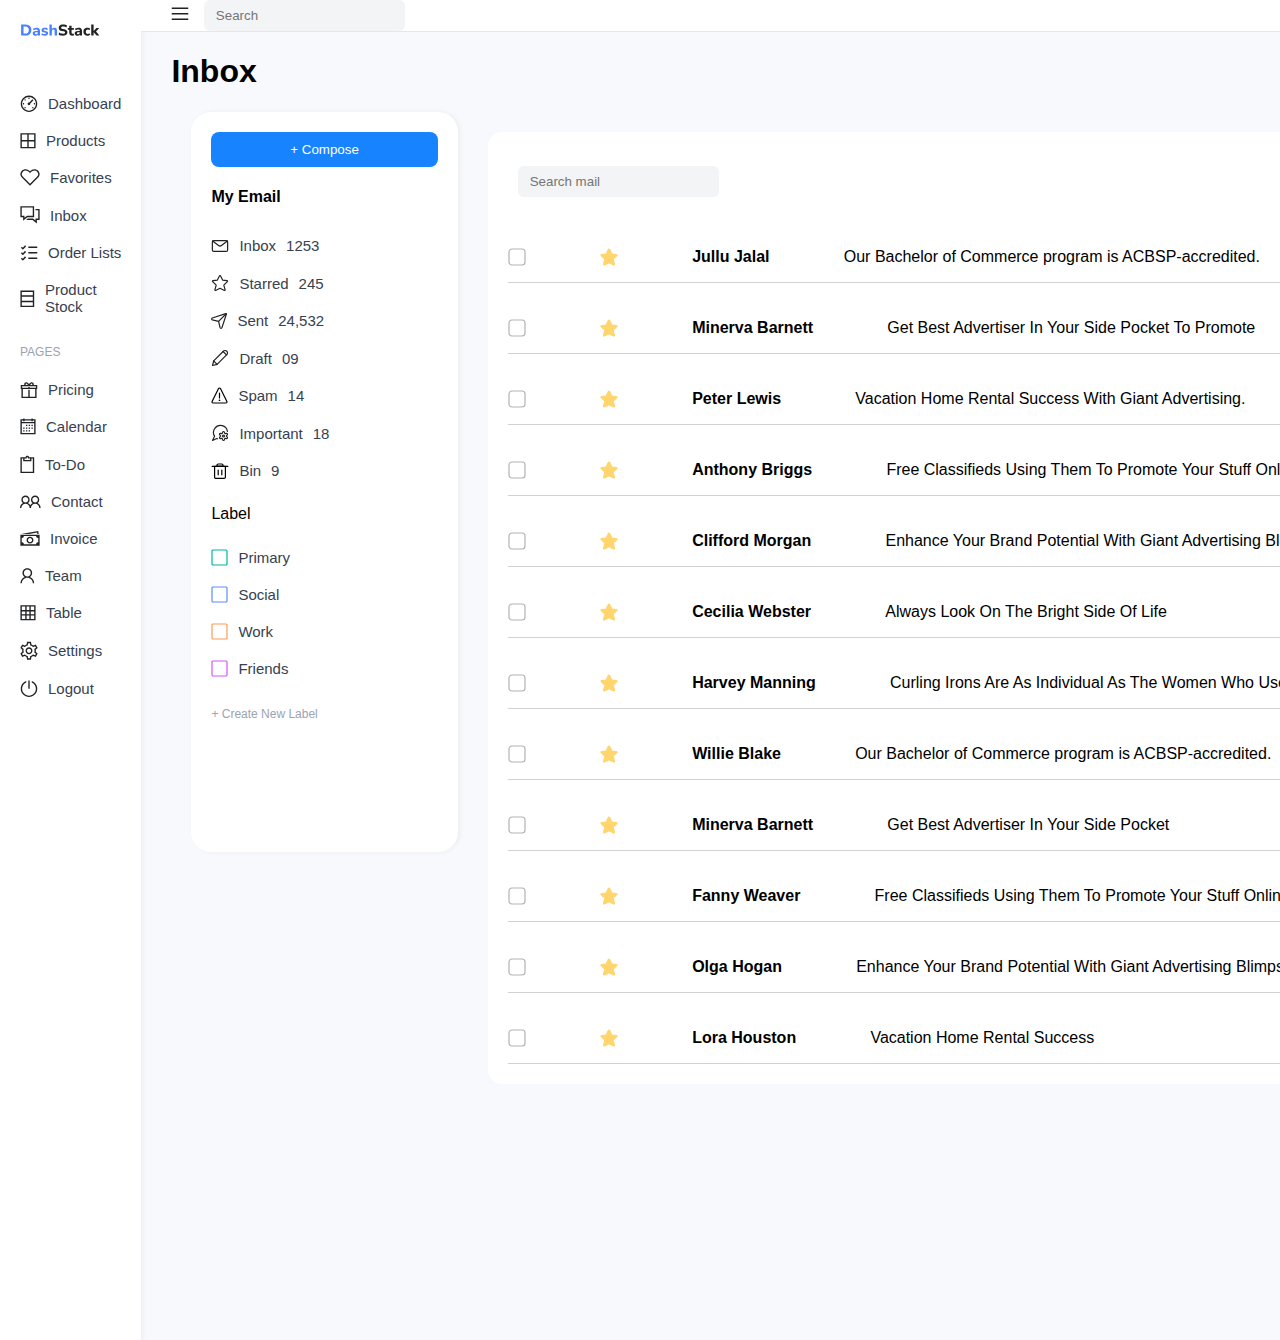
<file: paginas/starred.html>
<!DOCTYPE html>
<html lang="es">

<head>
    <meta charset="UTF-8">
    <meta name="viewport" content="width=device-width, initial-scale=1.0">
    <title>Starred</title>
    <link rel="stylesheet" href="../index.css">
</head>

<body>
    <div class="divbody">

        <div class="divcolumna">
            <a href="../index.html"><img class="logo" src="../img/logostack.svg" alt="logostack"></a>
            <nav class="apartados">
                <a href="dashboard.html"><img src="../img/logodashboard2.svg" alt="Dashboard"> Dashboard</a>
                <a href="products.html"><img src="../img/logoproducts.svg" alt="Products"> Products</a>
                <a href="favorites.html"><img src="../img/logofavorites.svg" alt="Favorites"> Favorites</a>
                <a href="inbox.html"><img src="../img/logoinbox.svg" alt="Inbox"> Inbox</a>
                <a href="orderlists.html"><img src="../img/logoorderlists.svg" alt="Order Lists"> Order Lists</a>
                <a href="#"><img src="../img/logoproductstck.svg" alt="Product Stock"> Product Stock</a>
                <p class="apartados2">PAGES</p>
                <a href="#"><img src="../img/logopricing.svg" alt="Pricing"> Pricing</a>
                <a href="#"><img src="../img/logocalendar.svg" alt="Calendar"> Calendar</a>
                <a href="#"><img src="../img/logotodo.svg" alt="To-Do"> To-Do</a>
                <a href="#"><img src="../img/logocontact.svg" alt="Contact"> Contact</a>
                <a href="#"><img src="../img/logoinvoice.svg" alt="Invoice"> Invoice</a>
                <a href="#"><img src="../img/logoteam.svg" alt="Team"> Team</a>
                <a href="#"><img src="../img/logotable.svg" alt="Table"> Table</a>
                <a href="#"><img src="../img/logosetting.svg" alt="Settings"> Settings</a>
                <a href="#"><img src="../img/logologout.svg" alt="Logout"> Logout</a>
            </nav>
        </div>


        <div class="divmenu">

            <header class="barraarriba">
                <div class="buscador">
                    <img src="../img/tresrallitas.svg" alt="menu">
                    <input type="text" placeholder="Search">
                </div>
                <div class="divusuario">
                    <img src="../img/notificaciones.svg" alt="Notifications">
                    <img src="../img/idioma.svg" alt="Language">
                    <img src="../img/usuario.svg" alt="User">
                </div>
            </header>
            <h1 class="titulo">Inbox</h1>
            <div class="contenidoinbox">
                <div class="divcolumnainbox">
                    <button>+ Compose</button>
                    <h4>My Email</h4>
                    <nav class="apartadosinbox">
                        <a href="inbox.html"><img src="../img/logoinbox2.svg" alt="Inbox"> Inbox <span>1253</span></a>
                        <a href="starred.html"><img src="../img/logostarred.svg" alt="starred"> Starred <span>245</span></a>
                        <a href="#"><img src="../img/logosent.svg" alt="sent"> Sent <span>24,532</span></a>
                        <a href="#"><img src="../img/logodraft.svg" alt="draft"> Draft <span>09</span></a>
                        <a href="#"><img src="../img/logospam.svg" alt="spam"> Spam <span>14</span></a>
                        <a href="#"><img src="../img/logoimportant.svg" alt="important"> Important <span>18</span></a>
                        <a href="#"><img src="../img/logobin.svg" alt="bin"> Bin <span>9</span></a>
                        <p>Label</p>
                        <a href="#"><img src="../img/logoprimary.svg" alt="Primary"> Primary</a>
                        <a href="#"><img src="../img/logosocial.svg" alt="Social"> Social</a>
                        <a href="#"><img src="../img/logowork.svg" alt="Work"> Work</a>
                        <a href="#"><img src="../img/logofriends.svg" alt="Friends"> Friends</a>
                        <p class="apartados2">+ Create New Label</p>
                    </nav>
                </div>
                <div class="tablaemail">
                    <div class="buscador2">
                        <input type="text" placeholder="Search mail">
                        <div class="opcionesinbox">
                            <img src="../img/logobandeja.svg" alt="bandeja">
                            <img src="../img/logoinformacion.svg" alt="info">
                            <img src="../img/logobasura.svg" alt="basura">
                        </div>
                    </div>
                    <div class="divemail">
                        <img id="casilla" src="../img/casillaemail.svg" alt="casillaemail">
                        <img class="estrella" src="../img/estrellamarcada.svg" alt="">
                        <p><strong>Jullu Jalal</strong></p>
                        <p>Our Bachelor of Commerce program is ACBSP-accredited.</p>
                        

                    </div>
                    <div class="divemail">
                        <img class="casilla" src="../img/casillaemail.svg" alt="casillaemail">
                        <img class="estrella" src="../img/estrellamarcada.svg" alt="estrellamarcada">
                        <p><strong>Minerva Barnett</strong></p>
                        <p>Get Best Advertiser In Your Side Pocket To Promote</p>
                        

                    </div>
                    <div class="divemail">
                        <img class="casilla" src="../img/casillaemail.svg" alt="casillaemail">
                        <img class="estrella" src="../img/estrellamarcada.svg" alt="estrellamarcada">
                        <p><strong>Peter Lewis</strong></p>
                        <p>Vacation Home Rental Success With Giant Advertising.</p>
                        

                    </div>
                    <div class="divemail">
                        <img class="casilla" src="../img/casillaemail.svg" alt="casillaemail">
                        <img class="estrella" src="../img/estrellamarcada.svg" alt="estrellamarcada">
                        <p><strong>Anthony Briggs</strong></p>
                        <p>Free Classifieds Using Them To Promote Your Stuff Online</p>
                        

                    </div>
                    <div class="divemail">
                        <img class="casilla" src="../img/casillaemail.svg" alt="casillaemail">
                        <img class="estrella" src="../img/estrellamarcada.svg" alt="estrellamarcada">
                        <p><strong>Clifford Morgan</strong></p>
                        <p>Enhance Your Brand Potential With Giant Advertising Blimps</p>
                        

                    </div>
                    <div class="divemail">
                        <img class="casilla" src="../img/casillaemail.svg" alt="casillaemail">
                        <img class="estrella" src="../img/estrellamarcada.svg" alt="estrellamarcada">
                        <p><strong>Cecilia Webster</strong></p>
                        <p>Always Look On The Bright Side Of Life</p>
                        

                    </div>
                    <div class="divemail">
                        <img class="casilla" src="../img/casillaemail.svg" alt="casillaemail">
                        <img class="estrella" src="../img/estrellamarcada.svg" alt="estrellamarcada">
                        <p><strong>Harvey Manning</strong></p>
                        <p>Curling Irons Are As Individual As The Women Who Use Them</p>
                        

                    </div>
                    <div class="divemail">
                        <img class="casilla" src="../img/casillaemail.svg" alt="casillaemail">
                        <img class="estrella" src="../img/estrellamarcada.svg" alt="estrellamarcada">
                        <p><strong>Willie Blake</strong></p>
                        <p>Our Bachelor of Commerce program is ACBSP-accredited.</p>
                        

                    </div>
                    <div class="divemail">
                        <img class="casilla" src="../img/casillaemail.svg" alt="casillaemail">
                        <img class="estrella" src="../img/estrellamarcada.svg" alt="estrelllamarcada">
                        <p><strong>Minerva Barnett</strong></p>
                        <p>Get Best Advertiser In Your Side Pocket</p>
                        

                    </div>
                    <div class="divemail">
                        <img class="casilla" src="../img/casillaemail.svg" alt="casillaemail">
                        <img class="estrella" src="../img/estrellamarcada.svg" alt="estrellamarcada">
                        <p><strong>Fanny Weaver</strong></p>
                        <p>Free Classifieds Using Them To Promote Your Stuff Online</p>
                        

                    </div>
                    <div class="divemail">
                        <img class="casilla" src="../img/casillaemail.svg" alt="casillaemail">
                        <img class="estrella" src="../img/estrellamarcada.svg" alt="estrellamarcada">
                        <p><strong>Olga Hogan</strong></p>
                        <p>Enhance Your Brand Potential With Giant Advertising Blimps</p>
                        

                    </div>
                    <div class="divemail">
                        <img class="casilla" src="../img/casillaemail.svg" alt="casillaemail">
                        <img class="estrella" src="../img/estrellamarcada.svg" alt="estrellamarcada">
                        <p><strong>Lora Houston</strong></p>
                        <p>Vacation Home Rental Success</p>
                        

                    </div>
                </div>
            </div>

        </div>
        <script src="../index.js"></script>
</body>

</html>
</file>
<file: index.css>
body {
  margin: 0;
  font-family: 'Inter', sans-serif;
  background-color: #f7f9fc;
}

.divbody {
  display: flex;
  height: 100vh;
}

.divcolumna {
  width: 240px;
  height: 1300px;
  background-color: #ffffff;
  padding: 20px;
  box-shadow: 2px 0 5px rgba(0,0,0,0.05);
  display: flex;
  flex-direction: column;
}

.divcolumna .logo {
  width: 100%;
  margin-bottom: 40px;

}

.divcolumna .logo span {
  color: #4f46e5;
}

.apartados a {
  display: flex;
  align-items: center;
  gap: 10px;
  color: #374151;
  text-decoration: none;
  padding: 10px 0;
  font-size: 15px;
}

.apartados2 {
  margin-top: 20px;
  font-size: 12px;
  color: #9ca3af;
 
}

.barraarriba {
  height: 70px;
  display: flex;
  justify-content: space-between;
  align-items: center;
  padding: 0 30px;
  background-color: #ffffff;
  border-bottom: 1px solid #e5e7eb;
}

.buscador input {
  border: none;
  background: #f3f4f6;
  padding: 8px 12px;
  border-radius: 6px;
  margin-left: 10px;
}

.divusuario img {
  height: 24px;
  margin-left: 20px;
}

.divmenu {
  flex-grow: 1;
  display: flex;
  flex-direction: column;
}

.tarjetas {
  display: flex;
  gap: 20px;
  padding: 30px;
  flex-wrap: wrap;
}

.tarjeta {
  flex: 1;
  min-width: 220px;
  background-color: white;
  padding: 20px;
  border-radius: 14px;
  box-shadow: 0 4px 10px rgba(0,0,0,0.05);
  text-align: left;
}

.iconotarjeta {
  width: 40px;
  height: 40px;
  display: flex; 
  margin-bottom: 10px;
  margin-left: 300px;
}

.numerotarjeta {
  font-size: 24px;
  font-weight: bold;
  margin: 5px 0;
}

.trend {
  font-size: 14px;
}

.verde {
  color: #10b981;
}

.rojo {
  color: #ef4444;
}

.imagengrafico1{
  width: 100%;
}

.divtabla {
  background-color: white;
  border-radius: 14px;
  margin: 20px 30px 40px;
  padding: 20px;
  box-shadow: 0 4px 10px rgba(0,0,0,0.05);
}

.encabezadotabla {
  display: flex;
  justify-content: space-between;
  align-items: center;
  margin-bottom: 20px;
}

.tabla {
  width: 100%;
  border-collapse: collapse;
}

.tabla thead {
  background-color: #f9fafb;
}

.tabla th, .tabla td {
  padding: 15px;
  text-align: left;
  font-size: 14px;
  border-bottom: 1px solid #e5e7eb;
}

.tabla td img {
  height: 32px;
  margin-right: 8px;
  
}

.delivered {
  padding: 5px 10px;
  border-radius: 12px;
  font-size: 12px;
  color: white;
  font-weight: 600;
  background-color: #10b981;
}

.titulo{
  margin-left: 30px;
}

.tarjetasdashboard {
  display: flex;
  gap: 100px;
  flex-wrap: wrap;
  margin-left: 20px;
}

.tarjetadashboard {
  flex: 1;
  width: 520px;
  height: 400px;
  background: white;
  border-radius: 16px;
  padding: 20px;
  box-shadow: 0 4px 10px rgba(0,0,0,0.05);
  text-align: center;
}

.graficoscostumers {
  width: 200px;
  margin: 10px 0;
}

.infotarjetadashboard p {
  margin: 5px 0;
  font-size: 14px;
  color: #333;
}

.tarjetadashboard2 {
  display: flex;
  align-items: center;
  justify-content: space-between;
}

.tarjetadashboard2 button {
  background: none;
  border: none;
  font-size: 20px;
  cursor: pointer;
}

.infotarjetadashboard2 {
  text-align: center;
  padding-top: 250px;
}

.preciodashboard {
  color: #3b82f6;
  font-weight: bold;
}
.graficosales{
  width: 520px;
  margin-top: -53px;

}


.bannerproducts {
  display: flex;
  align-items: center;
  justify-content: left;
  background: #3b82f6;
  color: white;
  border-radius: 16px;
  padding: 40px;
  margin-top: 30px;
  margin-bottom: 30px;
  margin-left:50px;
  margin-right: 80px;
  position: relative;
}

.contenidobanner {
  max-width: 600px;
  justify-content: left;
}

.contenidobanner{
  font-size: 14px;

}

.contenidobanner h2 {
  font-size: 24px;
  margin: 10px 0;
  font-weight: 700;
}

.botonbannerproducts {
  background: #f97316;
  border: none;
  padding: 10px 20px;
  border-radius: 8px;
  color: white;
  font-weight: bold;
  margin-top: 15px;
  cursor: pointer;
}



.productos {
  display: flex;
  flex-wrap: wrap;
  gap: 170px;
  margin-left: 50px;
  margin-top: 30px;
}

.tarjetaproducts{
  background: white;
  border-radius: 16px;
  padding: 20px;
  width: 340px;
  box-shadow: 0 4px 10px rgba(0,0,0,0.05);
  position: relative;
  text-align: left;
}

.tarjetaproducts img {
  width: 100%;
  height: auto;
  margin-bottom: 15px;
}

.estrellapuntuacio{
  width: 20px;
  height: 20px;
}

.precioproducts {
  color: #3384cf;
  font-weight: bold;
}

.botonproducts {
  background: #e5e7eb;
  border: none;
  padding: 8px 16px;
  border-radius: 8px;
  font-weight: 500;
  margin-top: 10px;
  cursor: pointer;
}

.divcolumnainbox {
  width: 240px;
  height: 700px;
  background-color: #ffffff;
  padding: 20px;
  box-shadow: 2px 0 5px rgba(0,0,0,0.05);
  display: flex;
  flex-direction: column;
  border-radius: 20px;
  margin-left: 50px;
}

.divcolumnainbox button{
  background-color: rgb(23, 131, 255);
  color: white;
  border: none;
  padding: 10px 20px;
  border-radius: 8px;
}

.apartadosinbox a {
  display: flex;
  align-items: center;
  gap: 10px;
  color: #374151;
  text-decoration: none;
  padding: 10px 0;
  font-size: 15px;
}

.contenidoinbox {
  display: flex;
  
}

.tablaemail{
  background-color: white;
  border-radius: 14px;
  margin: 20px 30px 40px;
  padding: 20px;
}

.buscador2 {
  display: flex;
  align-items: center;
  justify-content: space-between;

}
.buscador2 input {
  border: none;
  background: #f3f4f6;
  padding: 8px 12px;
  border-radius: 6px;
  margin-left: 10px;
  
}

.opcionesinbox{
  padding-left: 800px;
  
}

.opcionesinbox img{
  padding-left: 20px;
  
}

.divemail{
  display: flex;
  align-items: center;
  padding-top: 20px;
  border-bottom: #d1d1d1 1px solid;

  
}

.divemail p{
  padding-left: 7%;
}

.estrella{
  padding-left: 7%;
}

.tipoemail{
  padding-left: 7%;
}

.seleccionado {
  background: #ccddfd;
  border-radius: 12px;
}

.estrellapuntuacio{
  width: 20px;
  height: 20px;
}

.contenidoorder{
  margin-left: 50px;
  margin-right: 50px;
}

.menufiltros {
  display: flex;
  gap: 12px;
  align-items: center;
  margin-bottom: 20px;
  flex-wrap: wrap;
}

.filtro {
  padding: 10px 16px;
  border-radius: 10px;
  background-color: white;
  border: 1px solid #d1d5db;
  font-weight: 500;
}

.filtroreset {
  padding: 10px 16px;
  border-radius: 10px;
  background-color: white;
  border: 1px solid #d1d5db;
  cursor: pointer;
  font-weight: 500;
  color: red;
 
}

.tablaorder {
  width: 100%;
  border-collapse: collapse;
  background: white;
  border-radius: 12px;
  box-shadow: 0 4px 10px rgba(0, 0, 0, 0.05);
}

.tablaorder thead {
  background: #f3f4f6;
  font-weight: bold;
}

.tablaorder th, td {
  text-align: left;
  padding: 15px 20px;
  border-bottom: 1px solid #e5e7eb;
}
</file>
